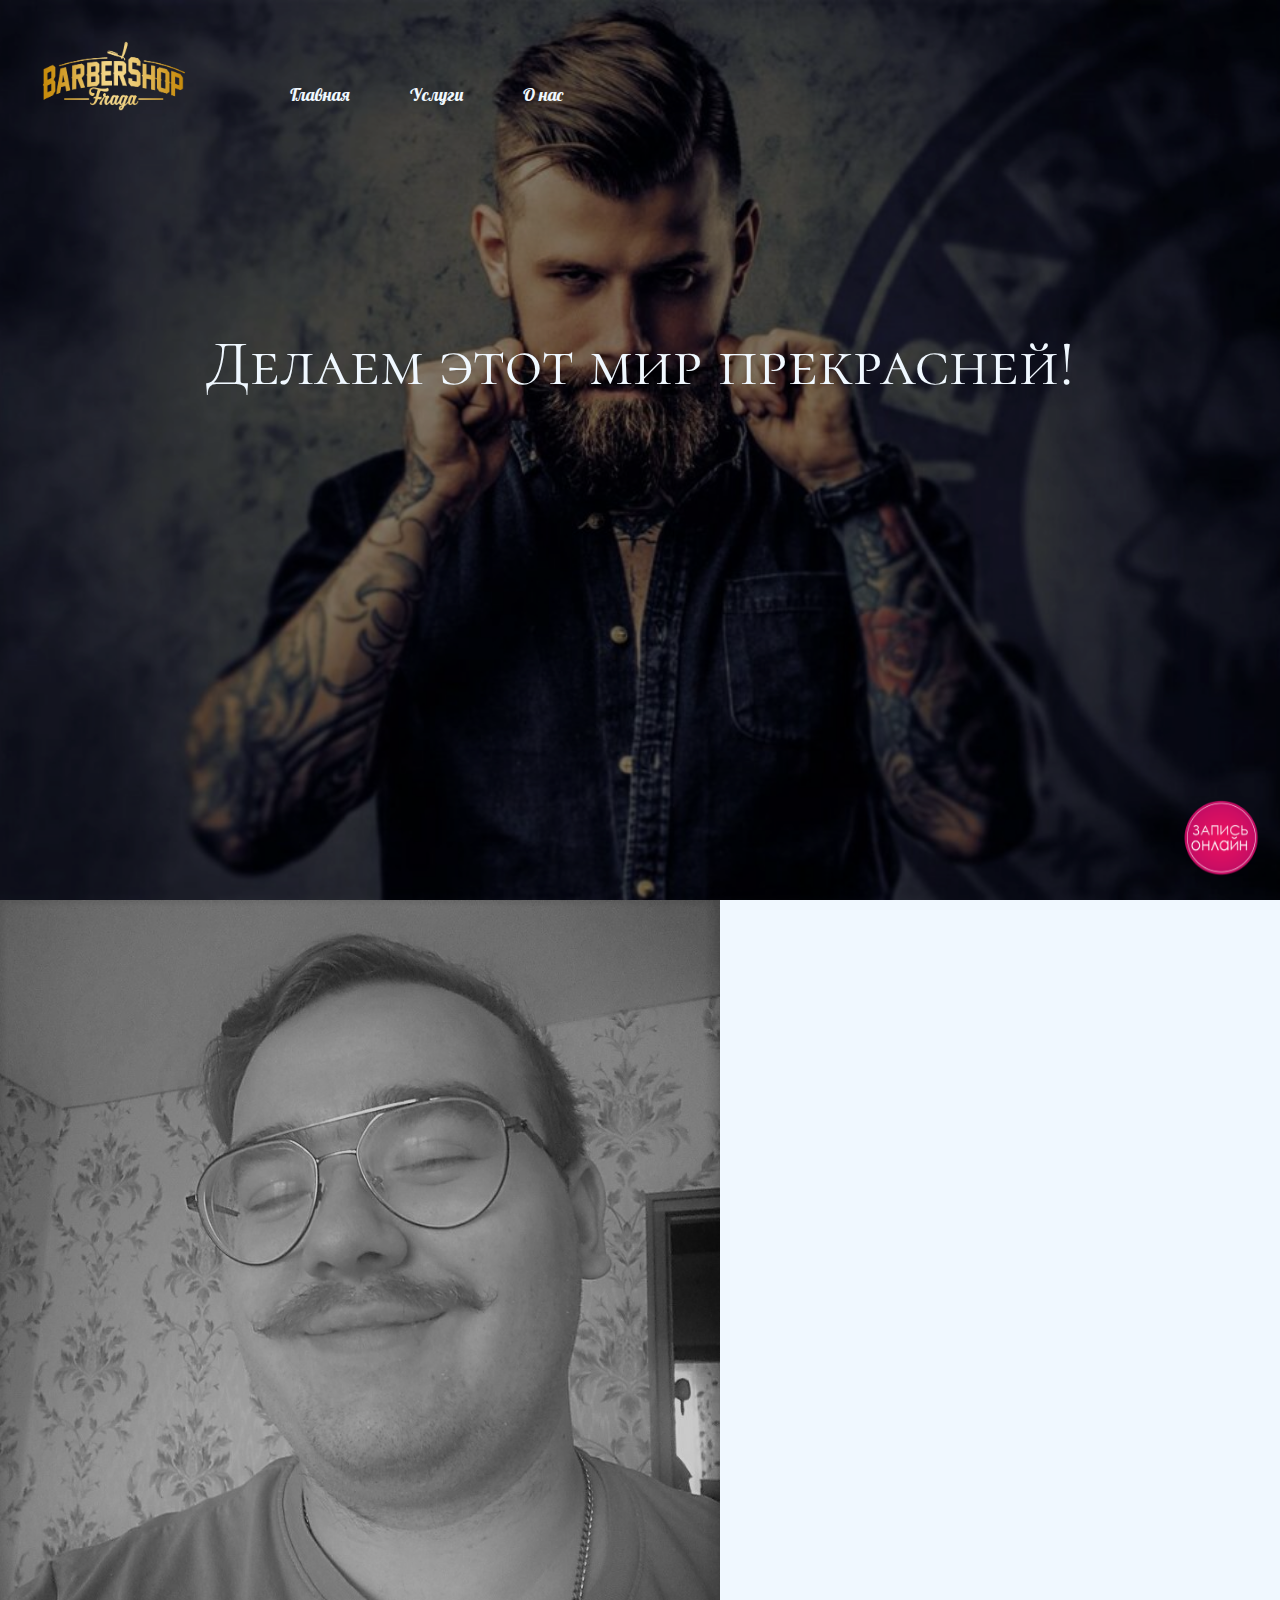
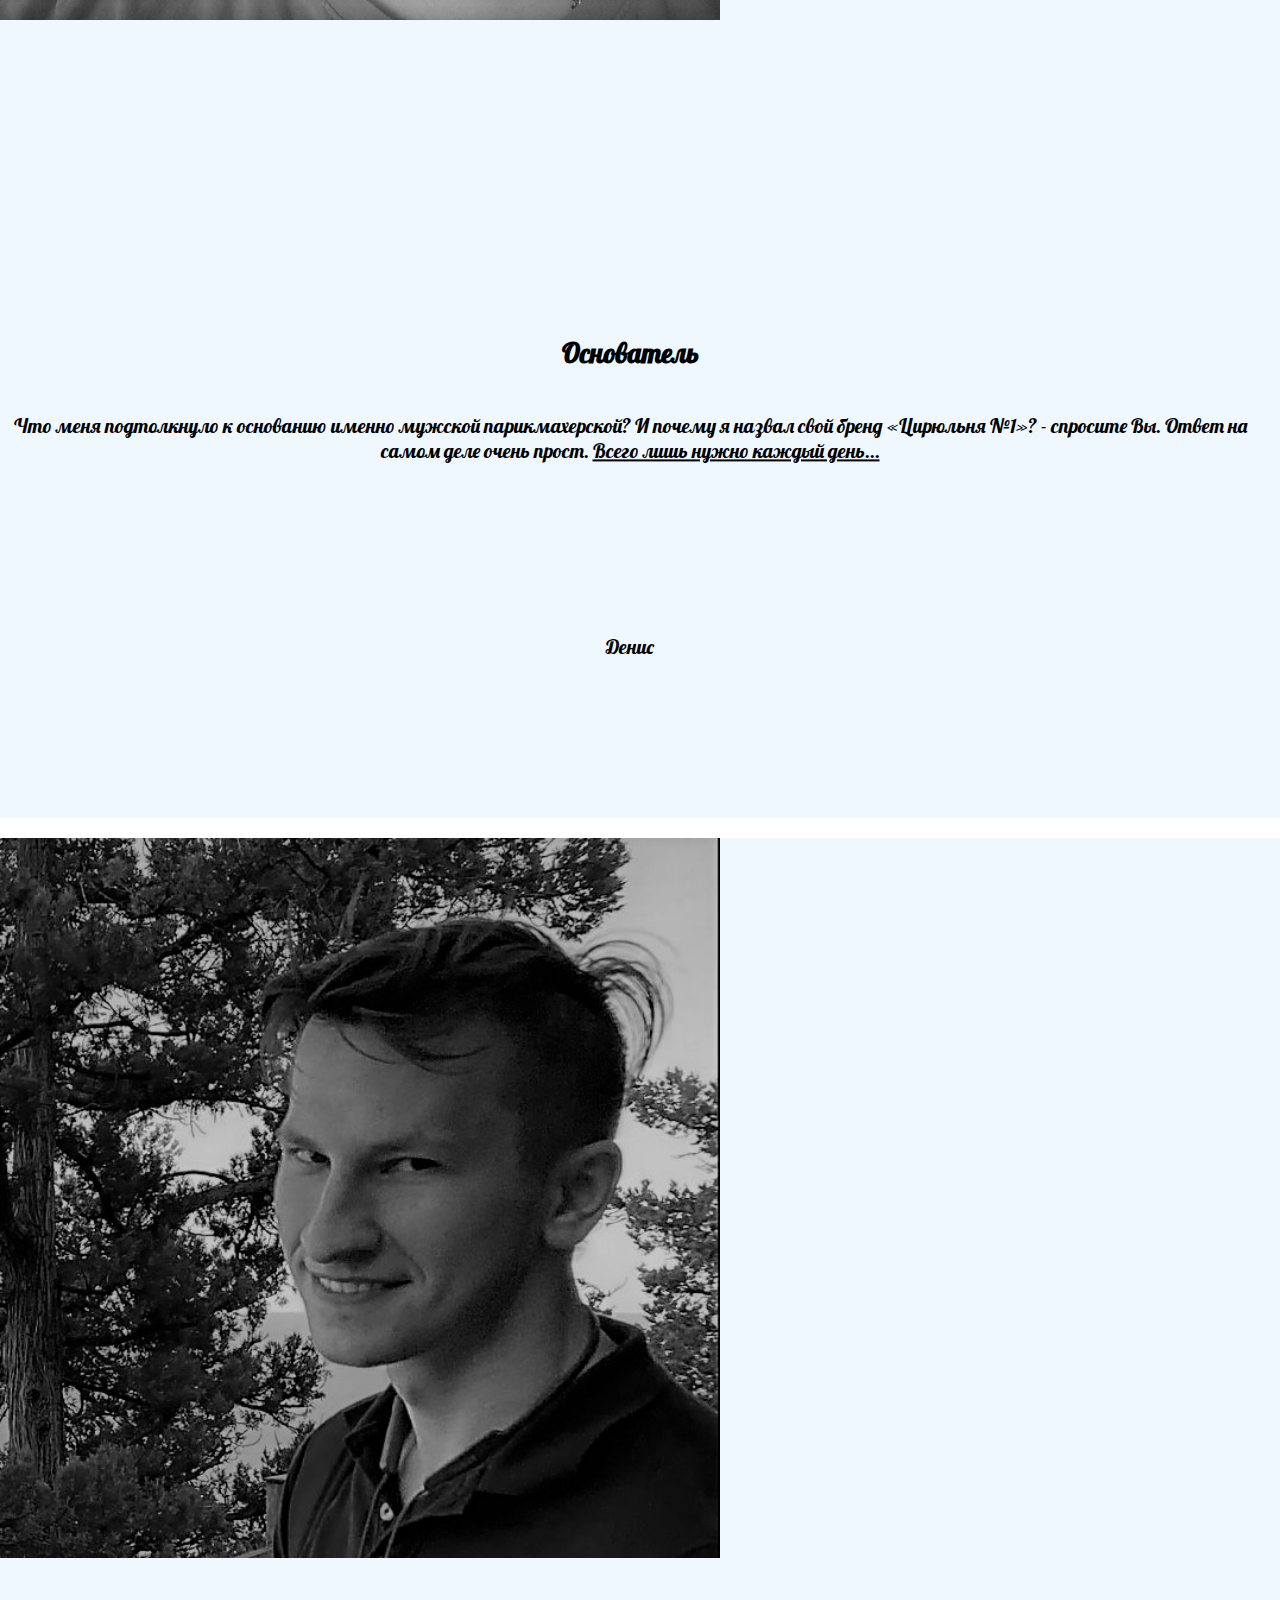
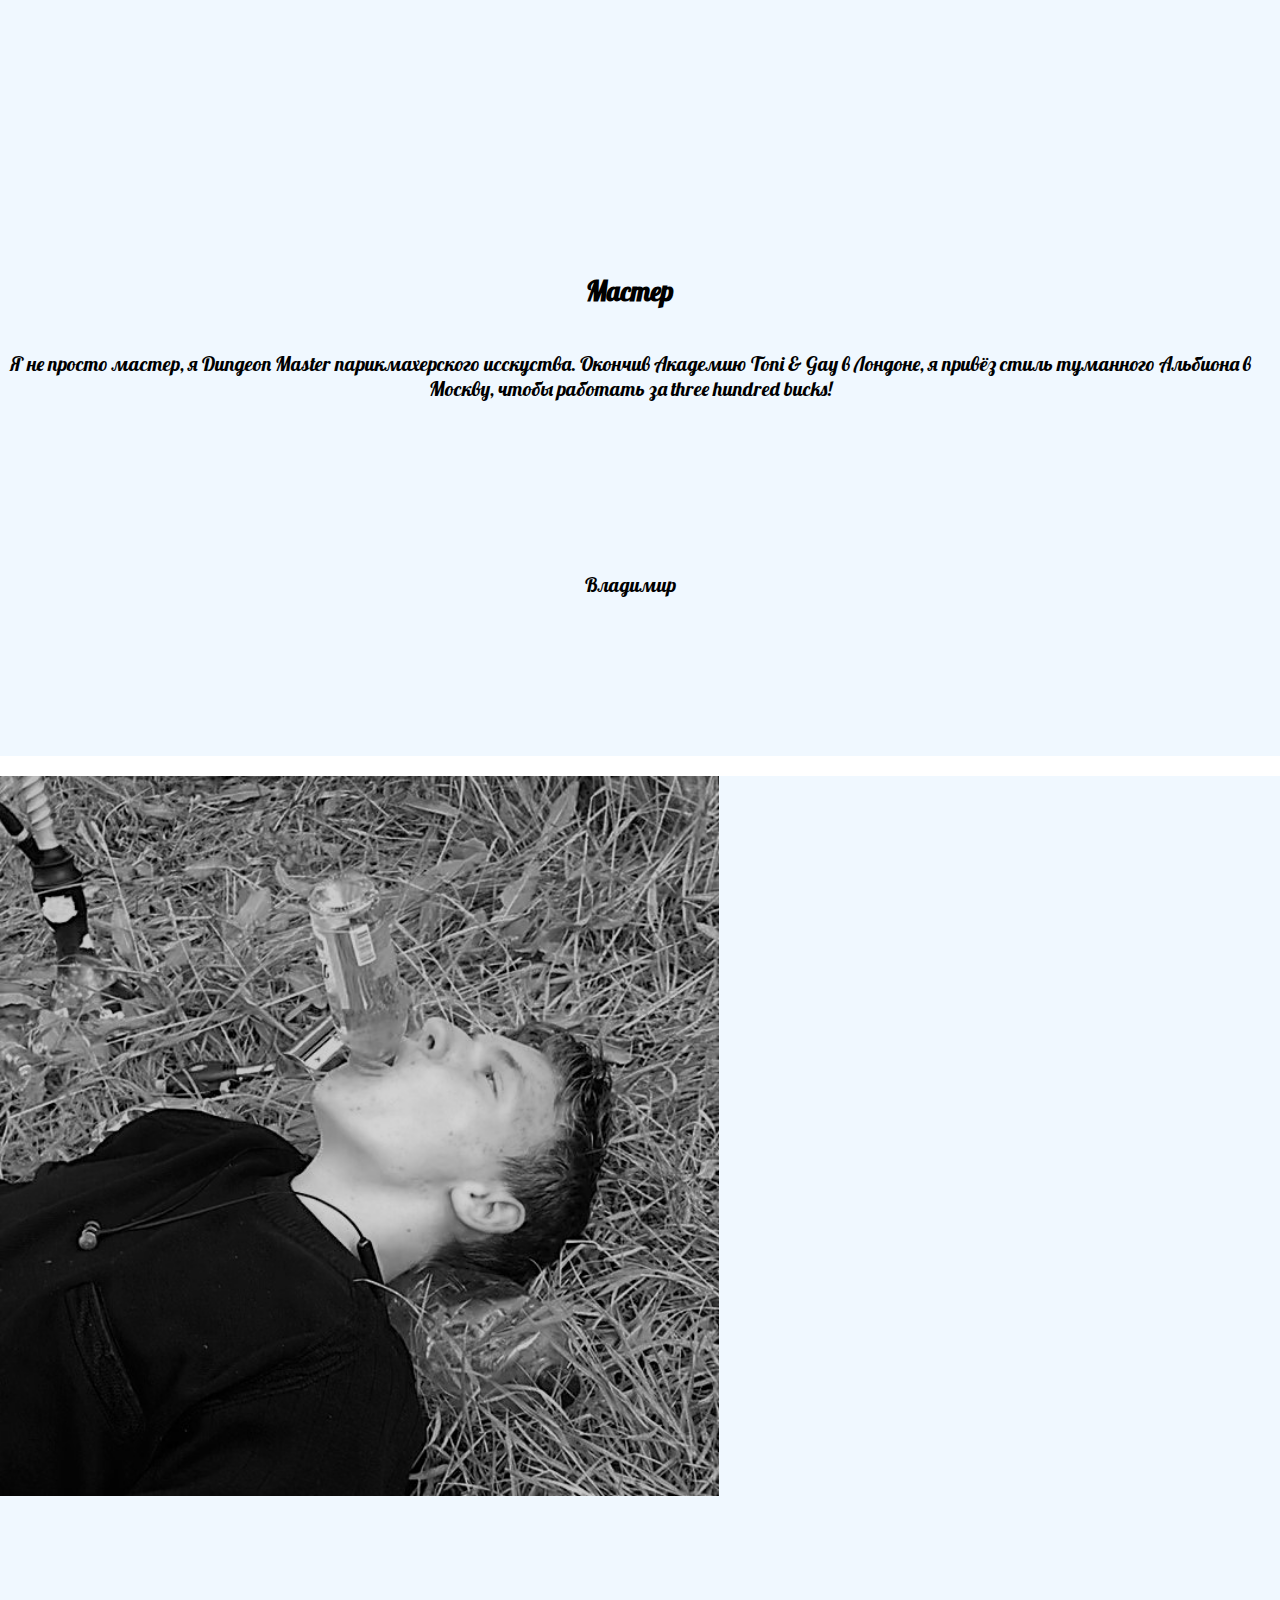
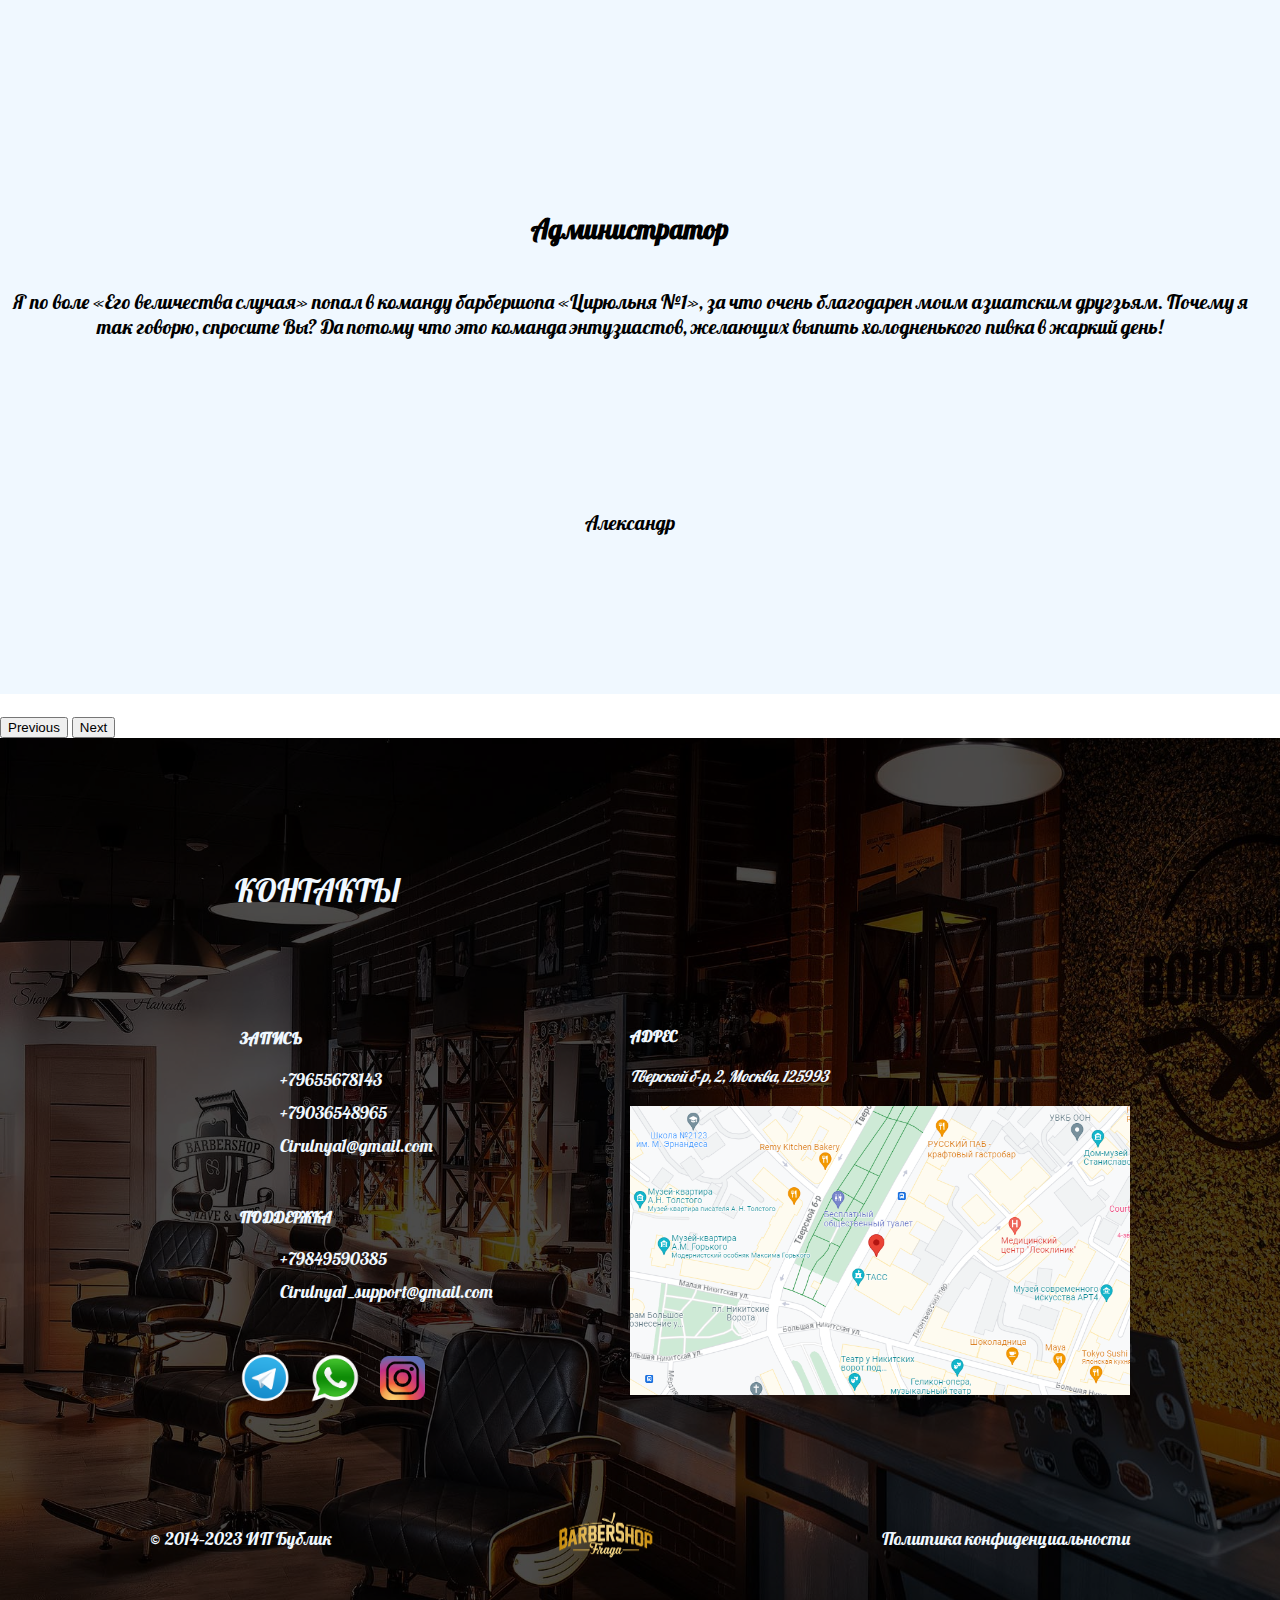
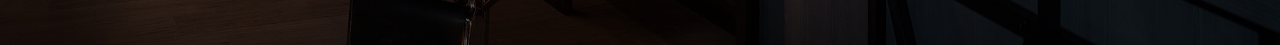
<file: O_nas.html>
<!DOCTYPE html>
<html lang="en">

<head>
    <meta charset="UTF-8">
    <meta name="viewport" content="width=device-width, initial-scale=1.0">
    <title>Цирюльня №1</title>
    <link rel="shortcut icon" href="source/images/icons8-имперские-усы-40.png" />
    <link href="https://cdn.jsdelivr.net/npm/bootstrap@5.0.2/dist/css/bootstrap.min.css" rel="stylesheet"
        integrity="sha384-EVSTQN3/azprG1Anm3QDgpJLIm9Nao0Yz1ztcQTwFspd3yD65VohhpuuCOmLASjC" crossorigin="anonymous">
    <link rel="preconnect" href="https://fonts.googleapis.com">
    <link rel="preconnect" href="https://fonts.gstatic.com" crossorigin>
    <link href="https://fonts.googleapis.com/css2?family=Cormorant+Unicase&display=swap" rel="stylesheet">
    <link rel="preconnect" href="https://fonts.googleapis.com">
    <link rel="preconnect" href="https://fonts.gstatic.com" crossorigin>
    <link href="https://fonts.googleapis.com/css2?family=Lobster&display=swap" rel="stylesheet">
    <link rel="stylesheet" href="source/style/O_nas.css">
    <link rel="preconnect" href="https://fonts.googleapis.com">

<link rel="preconnect" href="https://fonts.gstatic.com" crossorigin>
<link href="https://fonts.googleapis.com/css2?family=Roboto:wght@300&display=swap" rel="stylesheet">

<link rel="preconnect" href="https://fonts.googleapis.com">
<link rel="preconnect" href="https://fonts.gstatic.com" crossorigin>
<link href="https://fonts.googleapis.com/css2?family=Oswald:wght@500&display=swap" rel="stylesheet">


<link rel="preconnect" href="https://fonts.googleapis.com">
<link rel="preconnect" href="https://fonts.gstatic.com" crossorigin>
<link href="https://fonts.googleapis.com/css2?family=Playfair+Display:ital,wght@1,500&display=swap" rel="stylesheet">


<link rel="preconnect" href="https://fonts.googleapis.com">
<link rel="preconnect" href="https://fonts.gstatic.com" crossorigin>
<link href="https://fonts.googleapis.com/css2?family=Raleway:wght@500&display=swap" rel="stylesheet">
</head>

<body>
    <a class="add_palitra" href="#" id="popup_open"><img class="img-anim" style="width: 80px;" title="Кнопка палитра"
            src="source/images/220520271-image_-8.png" alt="buttons" /></a>


    <div class="header">
        <div class="container-header">
            <nav class="nav">
                <a href="index.html"><img style="width: 150px;" src="source/images/logo.png" alt=""></a>
                <ul class="menu">
                    <li class="menu-item">
                        <a class="menu-link" href="index.html">Главная</a>
                    </li>
                    <li class="menu-item">
                        <a class="menu-link" href="Uslugi.html">Услуги</a>
                    </li>
                    <li class="menu-item">
                        <a class="menu-link" href="O_nas.html">О нас</a>
                    </li>
                </ul>
            </nav>
        </div>
    </div>
    <main class="main">
        <section class="nach">
            <div class="nachicont">
                <div class="container">
                    <div class="nach_inner">
                        <p>Делаем
                            этот мир прекрасней!</p>
                    </div>
                </div>
            </div>
        </section>
    </main>




    <div class="popup" id="Popup">
        <div class="popup_cont" id="popupCont">
            <div class="popup_body" id="popupBody">
                <p>Онлайн-запись</p>
                <div class="inbox">
                    <input class="input_box" type="text" placeholder="Как вас зовут?">
                </div>
                <div class="inbox">
                    <input class="input_box" type="text" placeholder="Телефон">
                </div>
                <div class="inbox">
                    <input class="input_box" type="date" placeholder="Дата">
                </div>
                <div class="in_but">
                    <button class="input_button" id="zapis">Записаться</button>
                </div>
                
                <div class="popup_close" id="close_pop">
                    <p>&#10006</p>
                </div>
            </div>
        </div>
    </div>



    <section class="Ananas">
        <div class="cont_ananas">
            <div id="carouselExampleFade" class="carousel slide carousel-fade" data-bs-ride="carousel">
                <div class="carousel-inner">
                  <div class="carousel-item active">
                    <div class="d-block w-100">
                        <div class="row">
                            <div class="col-lg-6 col-md-6">
                                <img style="height: 80vh;" src="source/images/glava.jpg" class="d-block w-100" alt="...">
                            </div>
                            <div class="col-lg-6 col-md-6">
                                <div class="napolnenie">
                                    <h2>Основатель</h2>
                                    <p>Что меня подтолкнуло к основанию именно мужской
                                        парикмахерской? И почему я назвал свой бренд «Цирюльня №1»? -
                                        спросите Вы. Ответ на самом деле очень прост. <a href="https://www.youtube.com/watch?v=JePEUAcxD2I&t=93s"> Всего лишь нужно каждый день...</a></p>
                                    <p class="name">Денис</p>
                                </div>
                            </div>
                        </div>
                    </div>
                  </div>
                  <div class="carousel-item">
                    <div class="d-block w-100">
                        <div class="row">
                            <div class="col-lg-6 col-md-6">
                                <img style="height: 80vh;" src="source/images/master.jpg" class="d-block w-100" alt="...">
                            </div>
                            <div class="col-lg-6 col-md-6">
                                <div class="napolnenie">
                                    <h2>Мастер</h2>
                                    <p>Я не просто мастер, я Dungeon Master парикмахерского исскуства. Окончив Академию Toni & Gay в Лондоне, я
                                        привёз стиль туманного Альбиона в Москву, чтобы работать за three hundred bucks!</p>
                                        <p class="name">Владимир</p>
                                </div>
                            </div>
                        </div>
                    </div>
                  </div>
                  <div class="carousel-item">
                    <div class="d-block w-100">
                        <div class="row">
                            <div class="col-lg-6 col-md-6">
                                <img style="height: 80vh;" src="source/images/DgYaIPBZkhg.jpg" class="d-block w-100" alt="...">
                            </div>
                            <div class="col-lg-6 col-md-6">
                                <div class="napolnenie">
                                    <h2>Администратор</h2>
                                    <p>Я по воле «Его величества случая» попал в команду
                                        барбершопа «Цирюльня №1», за что очень благодарен моим азиатским другзьям. Почему я так
                                        говорю, спросите Вы? Да потому что это команда энтузиастов,
                                        желающих выпить холодненького пивка в жаркий день!</p>
                                    <p class="name">Александр</p>
                                </div>
                            </div>
                        </div>
                    </div>
                  </div>
                </div>
                <button class="carousel-control-prev" type="button" data-bs-target="#carouselExampleFade" data-bs-slide="prev">
                  <span class="carousel-control-prev-icon" aria-hidden="true"></span>
                  <span class="visually-hidden">Previous</span>
                </button>
                <button class="carousel-control-next" type="button" data-bs-target="#carouselExampleFade" data-bs-slide="next">
                  <span class="carousel-control-next-icon" aria-hidden="true"></span>
                  <span class="visually-hidden">Next</span>
                </button>
              </div>
        </div>
    </section>





    <footer class="footer">
        <section class="container-footer">
            <div class="zatemnen">
                <h3 class="footer_title">
                    Контакты
                </h3>
                <div class="footer_top">
                    <ul class="footer_info">
                        <li class="footer-info-item">
                            <dl>
                                <dt>Запись</dt>
                                <dd>+79655678143</dd>
                                <dd>+79036548965</dd>
                                <dd>Cirulnya1@gmail.com</dd>
                            </dl>
                        </li>
                        <li class="footer-info-item">
                            <dl>
                                <dt>Поддержка</dt>
                                <dd>+79849590385</dd>
                                <dd>Cirulnya1_support@gmail.com</dd>
                            </dl>
                        </li>
                        <li class="footer-info-item">
                            <ul class="social-list">
                                <li class="social-item">
                                    <a href="" class="social-link">
                                        <img style="width: 50px;" src="source/images/telega.png" alt="">
                                    </a>
                                </li>
                                <li class="social-item">
                                    <a href="" class="social-link">
                                        <img style="width: 50px;" src="source/images/whatsup.png" alt="">
                                    </a>
                                </li>
                                <li class="social-item">
                                    <a href="" class="social-link">
                                        <img style="width: 45px;" src="source/images/insta.png" alt="">
                                    </a>
                                </li>
                            </ul>
                        </li>
                    </ul>
                    <div class="footer_map">
                        <p class="footer_map-title">
                            Адрес
                        </p>
                        <address class="footer_map-text">
                            Тверской б-р, 2, Москва, 125993
                        </address>
                        <div id="map">
                            <img class="mapping" src="source/images/2023-08-04_15h53_48.png" alt="">
                        </div>
                    </div>
                </div>
                <div class="footer_bottom">
                    <a href="">© 2014–2023 ИП Бублик</a>
                    <a href=""><img style="width: 100px;" src="source/images/logo.png" alt=""></a>
                    <a href="">Политика конфиденциальности</a>
                </div>
            </div>
        </section>
    </footer>




    <script src="source/style/main.js"></script>
    <script src="https://cdn.jsdelivr.net/npm/bootstrap@5.0.2/dist/js/bootstrap.bundle.min.js"
        integrity="sha384-MrcW6ZMFYlzcLA8Nl+NtUVF0sA7MsXsP1UyJoMp4YLEuNSfAP+JcXn/tWtIaxVXM"
        crossorigin="anonymous"></script>
</body>

</html>
</file>
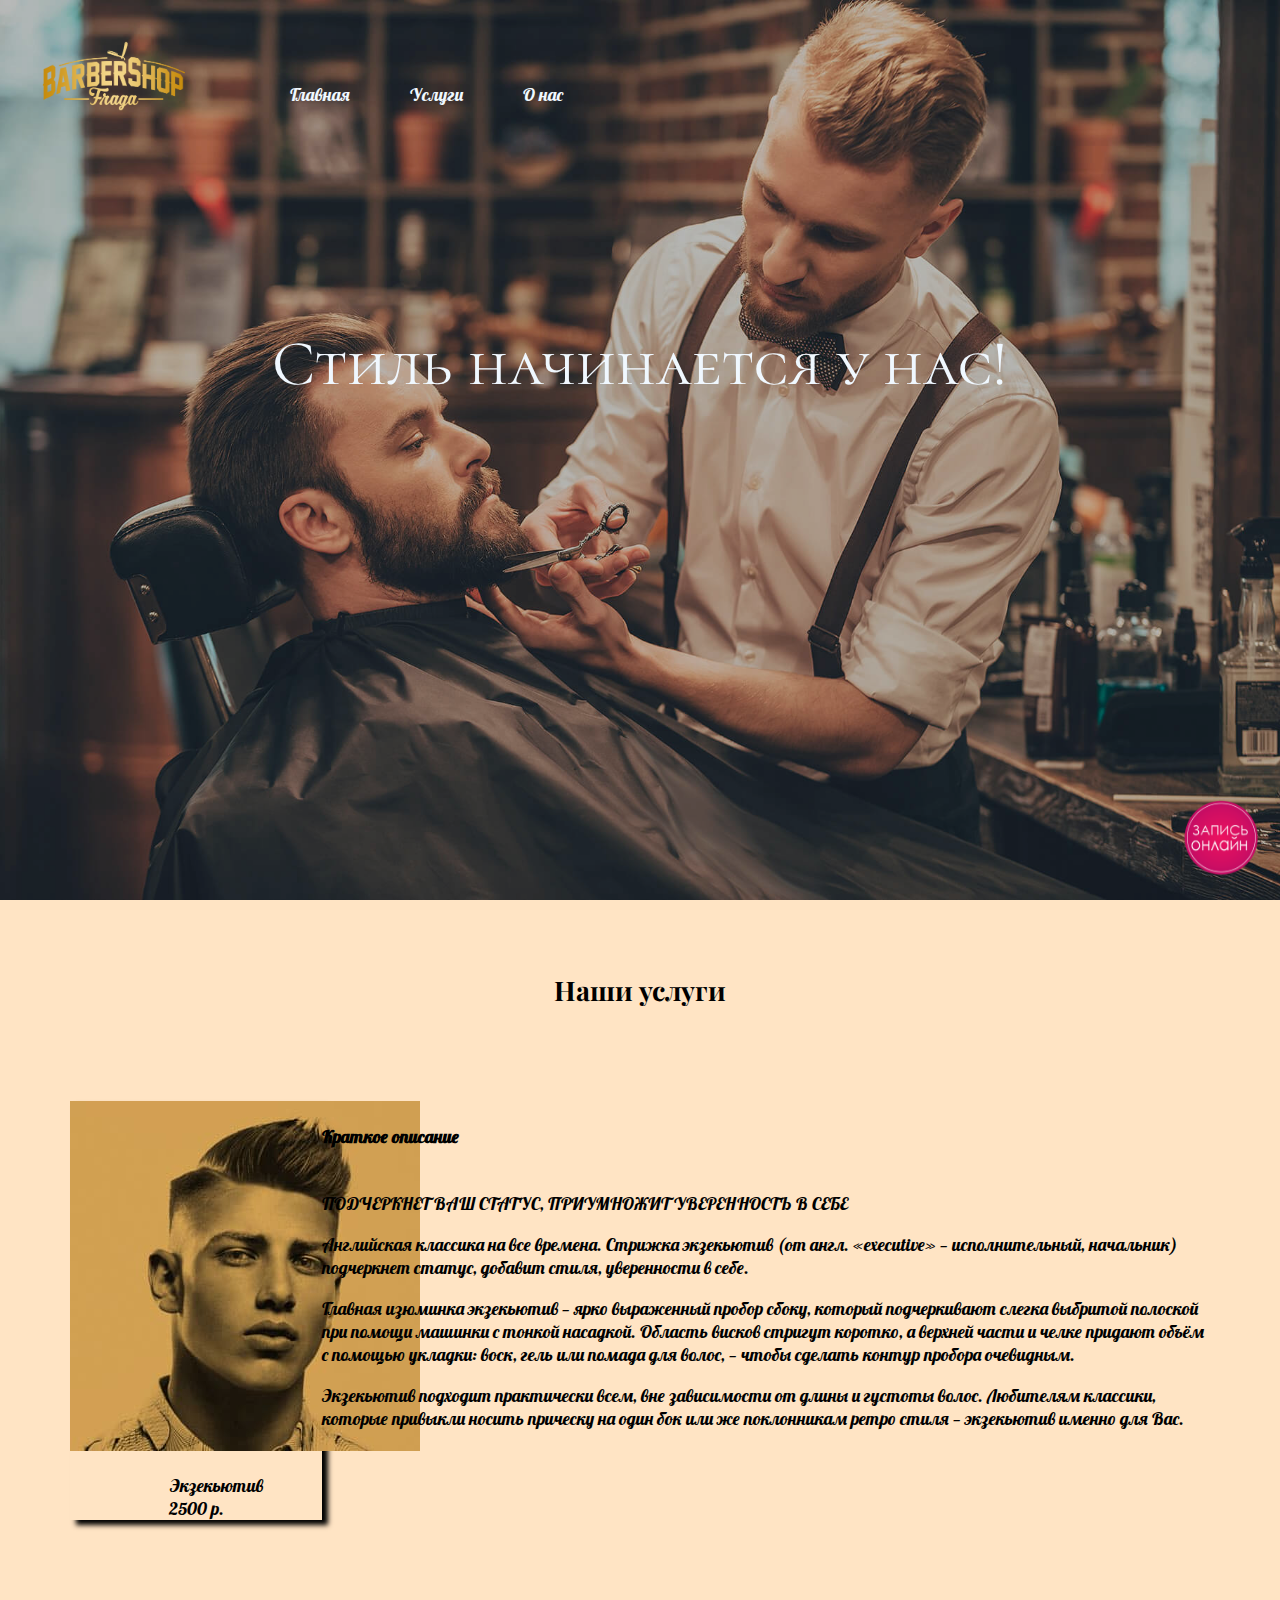
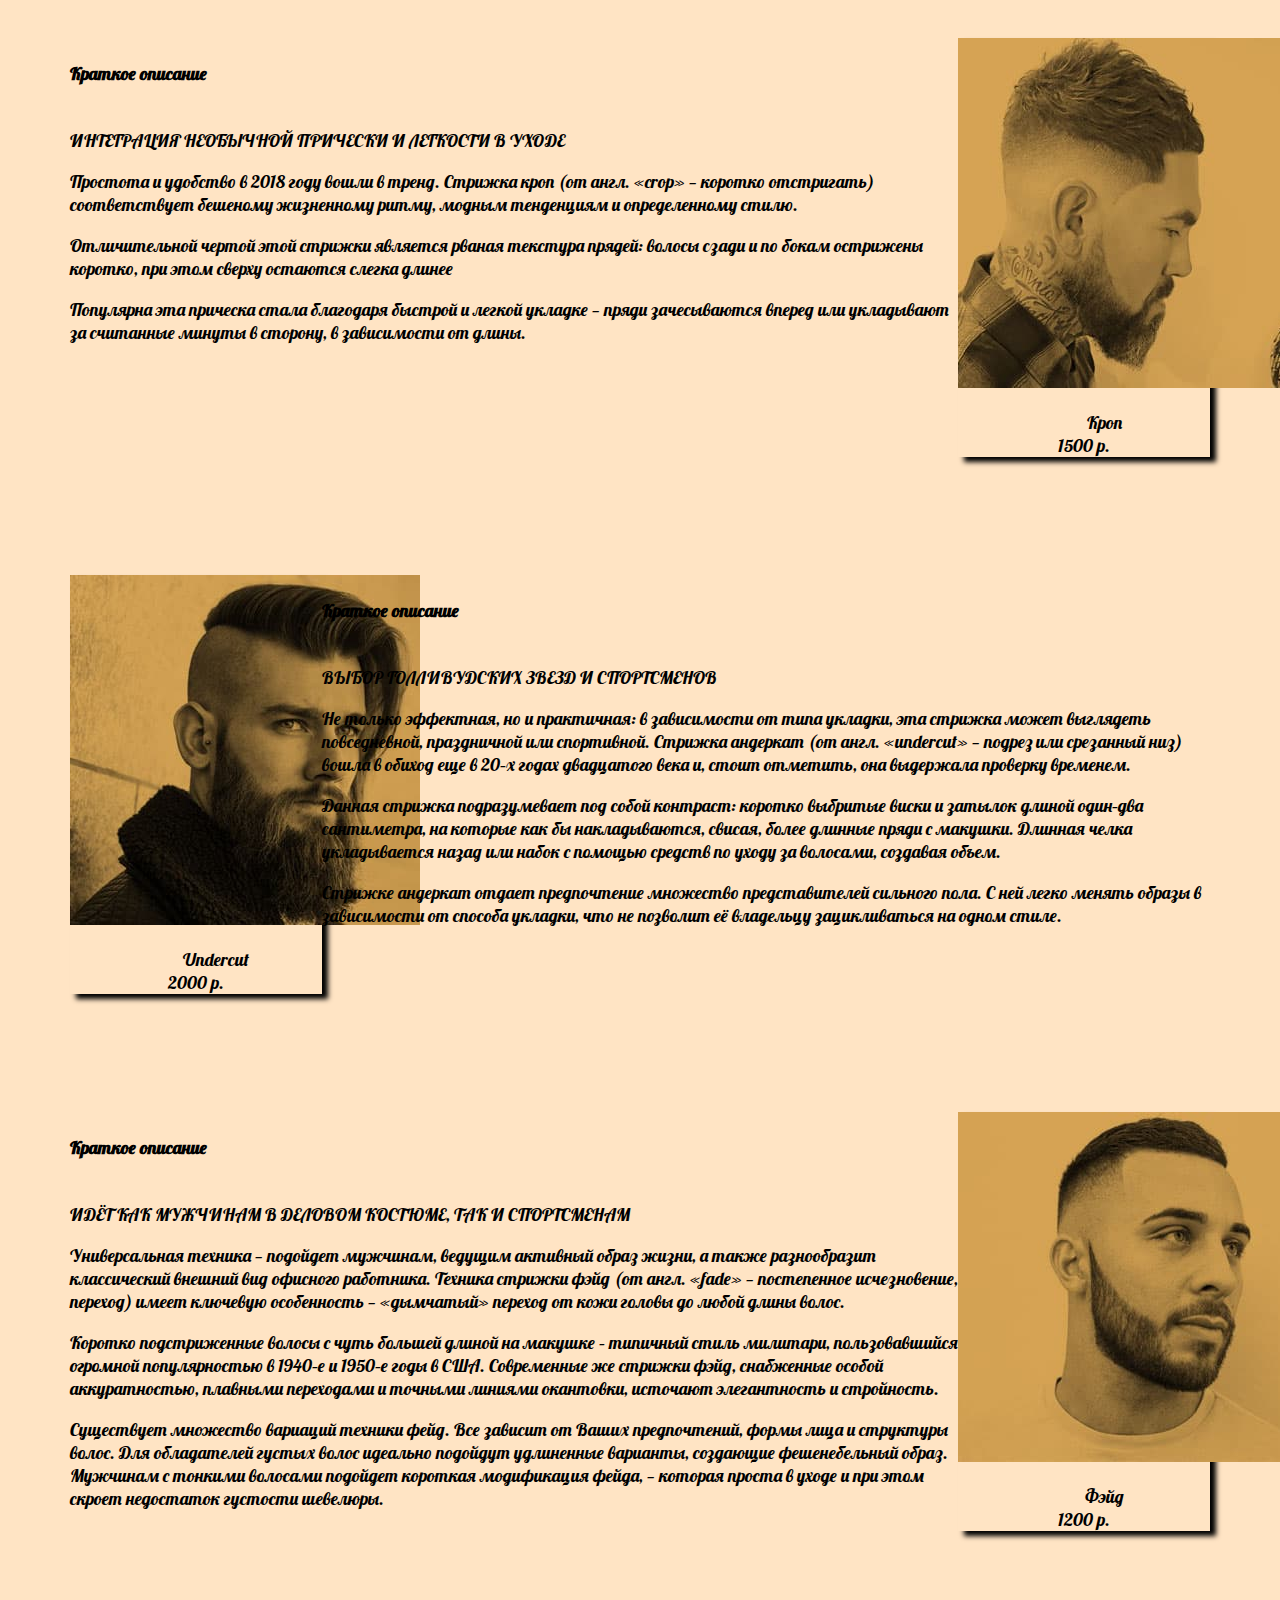
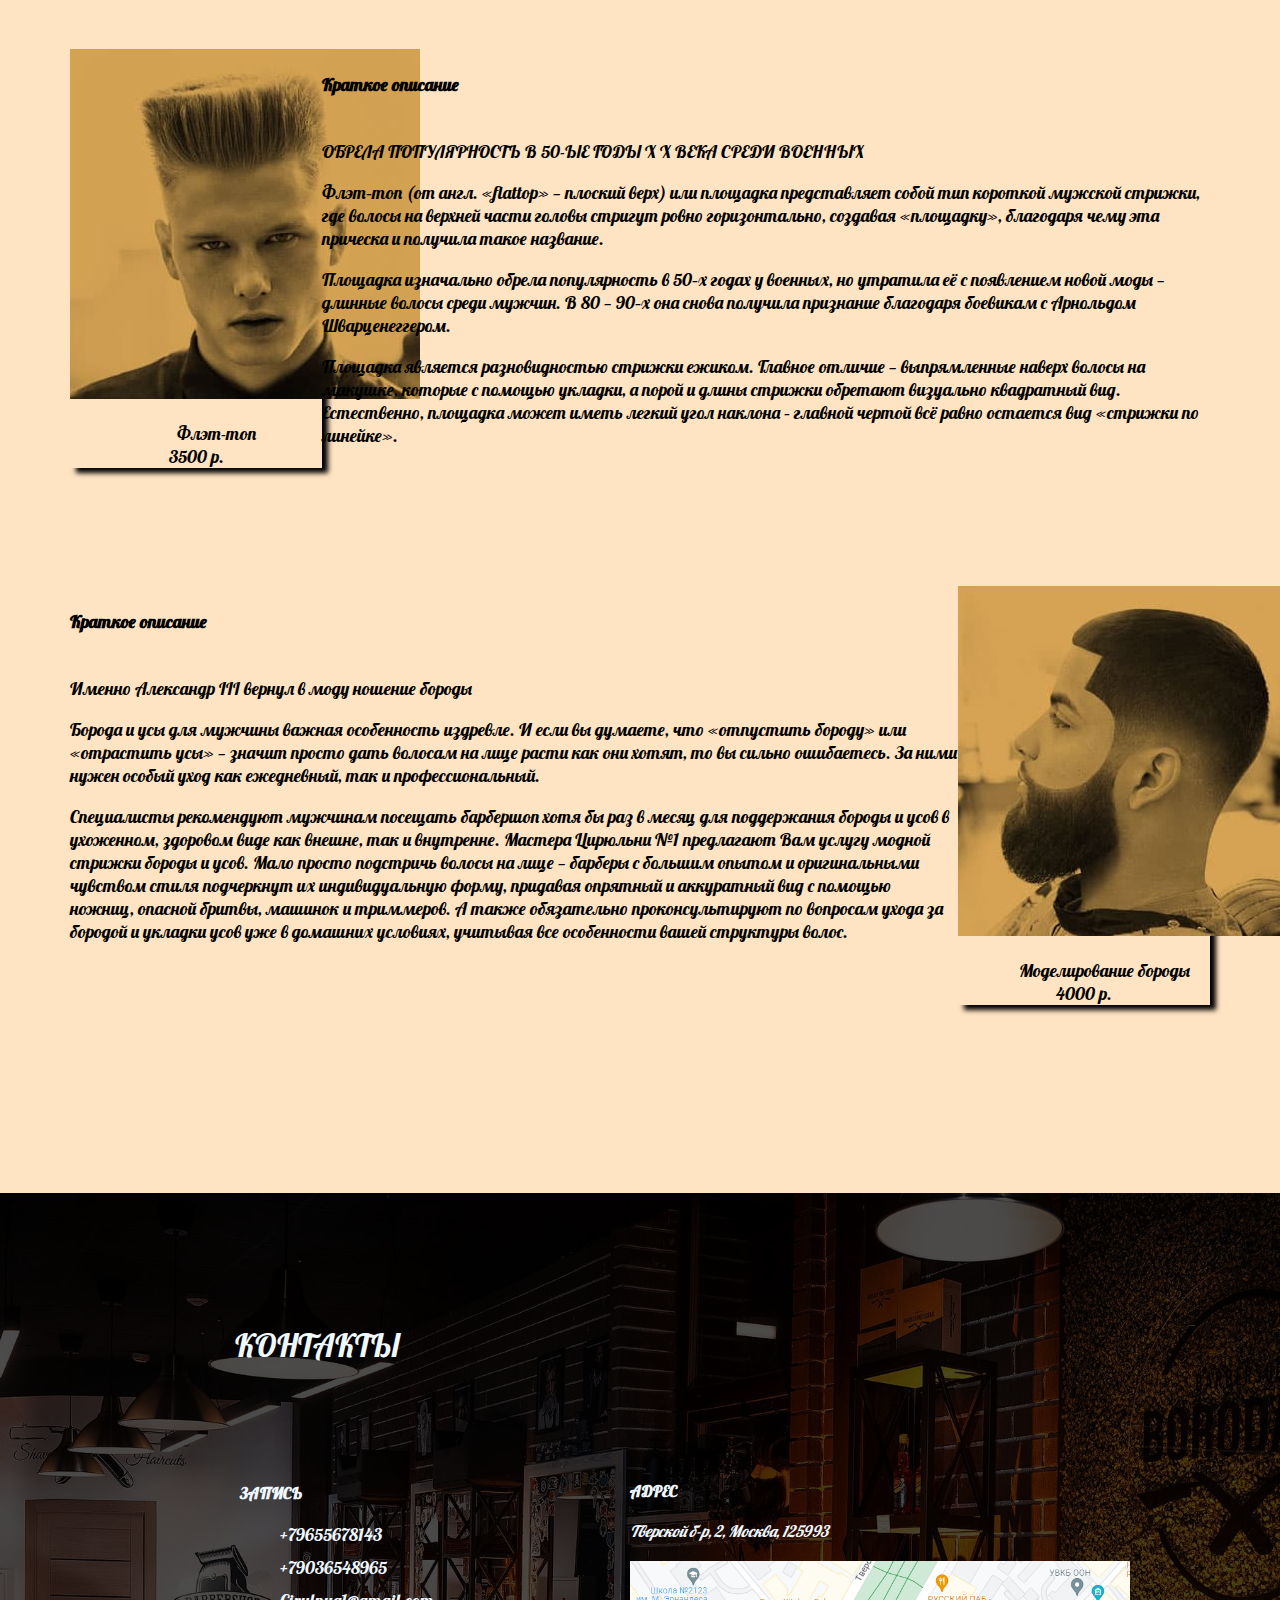
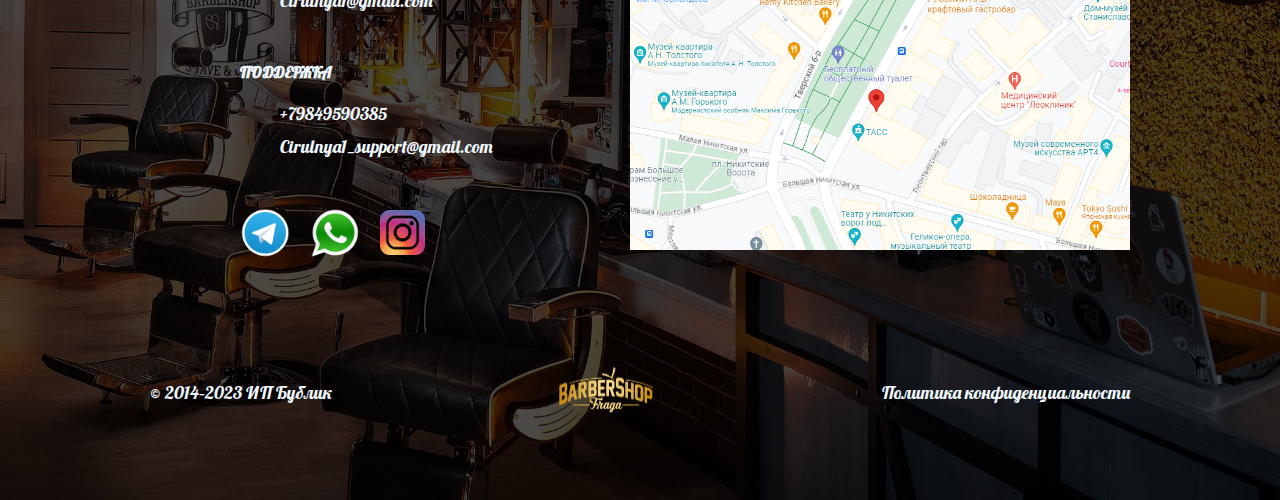
<file: Uslugi.html>
<!DOCTYPE html>
<html lang="en">

<head>
    <meta charset="UTF-8">
    <meta name="viewport" content="width=device-width, initial-scale=1.0">
    <title>Цирюльня №1</title>
    <link rel="shortcut icon" href="source/images/icons8-имперские-усы-40.png" />
    <link href="https://cdn.jsdelivr.net/npm/bootstrap@5.0.2/dist/css/bootstrap.min.css" rel="stylesheet"
        integrity="sha384-EVSTQN3/azprG1Anm3QDgpJLIm9Nao0Yz1ztcQTwFspd3yD65VohhpuuCOmLASjC" crossorigin="anonymous">
    <link rel="preconnect" href="https://fonts.googleapis.com">
    <link rel="preconnect" href="https://fonts.gstatic.com" crossorigin>
    <link href="https://fonts.googleapis.com/css2?family=Cormorant+Unicase&display=swap" rel="stylesheet">
    <link rel="preconnect" href="https://fonts.googleapis.com">
    <link rel="preconnect" href="https://fonts.gstatic.com" crossorigin>
    <link href="https://fonts.googleapis.com/css2?family=Lobster&display=swap" rel="stylesheet">
    <link rel="stylesheet" href="source/style/uslugi.css">
    <link rel="preconnect" href="https://fonts.googleapis.com">

    <link rel="preconnect" href="https://fonts.gstatic.com" crossorigin>
    <link href="https://fonts.googleapis.com/css2?family=Roboto:wght@300&display=swap" rel="stylesheet">

    <link rel="preconnect" href="https://fonts.googleapis.com">
    <link rel="preconnect" href="https://fonts.gstatic.com" crossorigin>
    <link href="https://fonts.googleapis.com/css2?family=Oswald:wght@500&display=swap" rel="stylesheet">


    <link rel="preconnect" href="https://fonts.googleapis.com">
    <link rel="preconnect" href="https://fonts.gstatic.com" crossorigin>
    <link href="https://fonts.googleapis.com/css2?family=Playfair+Display:ital,wght@1,500&display=swap"
        rel="stylesheet">


        <link rel="preconnect" href="https://fonts.googleapis.com">
        <link rel="preconnect" href="https://fonts.gstatic.com" crossorigin>
        <link href="https://fonts.googleapis.com/css2?family=Raleway:wght@500&display=swap" rel="stylesheet">
    </head>

<body>
    <a class="add_palitra" href="#" id="popup_open"><img class="img-anim" style="width: 80px;" title="Кнопка палитра"
            src="source/images/220520271-image_-8.png" alt="buttons" /></a>


    <div class="header">
        <div class="container-header">
            <nav class="nav">
                <a href="index.html"><img style="width: 150px;" src="source/images/logo.png" alt=""></a>
                <ul class="menu">
                    <li class="menu-item">
                        <a class="menu-link" href="index.html">Главная</a>
                    </li>
                    <li class="menu-item">
                        <a class="menu-link" href="Uslugi.html">Услуги</a>
                    </li>
                    <li class="menu-item">
                        <a class="menu-link" href="O_nas.html">О нас</a>
                    </li>
                </ul>
            </nav>
        </div>
    </div>
    <main class="main">
        <section class="nach">
            <div class="nachicont">
                <div class="container">
                    <div class="nach_inner">
                        <p>Стиль начинается у нас!</p>
                    </div>
                </div>
            </div>
        </section>
    </main>



    <section class="All_uslugi">
        <div class="text_all_uslug">
            <h2>
                Наши услуги
            </h2>
        </div>
        <div class="container_all_uslug">
            <div class="cont_one_uslugi">
                <div class="img_one_uslugi">
                    <div class="card" style="width: 14rem;">
                        <img src="source/images/executive2.jpg" class="card-img-top" alt="...">
                        <div class="card-body">
                            <dl>
                                <dd>Экзекьютив</dd>
                                <dt>2500 р.</dt>
                            </dl>
                        </div>
                    </div>
                </div>
                <div class="opis_one_uslugi">
                    <h4>Краткое описание</h4>
                    <p>ПОДЧЕРКНЕТ ВАШ СТАТУС, ПРИУМНОЖИТ УВЕРЕННОСТЬ В СЕБЕ</p>

                    <p>Английская классика на все времена. Стрижка экзекьютив (от англ. «executive» — исполнительный,
                        начальник) подчеркнет статус, добавит стиля, уверенности в себе.</p>
                    <p>Главная изюминка экзекьютив — ярко выраженный пробор сбоку, который подчеркивают слегка выбритой
                        полоской при помощи машинки с тонкой насадкой. Область висков стригут коротко, а верхней части и
                        челке придают объём с помощью укладки: воск, гель или помада для волос, — чтобы сделать контур
                        пробора очевидным.</p>
                    <p>Экзекьютив подходит практически всем, вне зависимости от длины и густоты волос. Любителям
                        классики, которые привыкли носить прическу на один бок или же поклонникам ретро стиля —
                        экзекьютив именно для Вас.</p>
                </div>
            </div>
            <div class="cont_one_uslugi">
                <div class="opis_one_uslugi">
                    <h4>Краткое описание</h4>
                    <p>ИНТЕГРАЦИЯ НЕОБЫЧНОЙ ПРИЧЕСКИ И ЛЕГКОСТИ В УХОДЕ</p>

                    <p>Простота и удобство в 2018 году вошли в тренд. Стрижка кроп (от англ. «сrop» — коротко
                        отстригать) соответствует бешеному жизненному ритму, модным тенденциям и определенному стилю.
                    </p>
                    <p>Отличительной чертой этой стрижки является рваная текстура прядей: волосы сзади и по бокам
                        острижены коротко, при этом сверху остаются слегка длинее</p>
                    <p>Популярна эта прическа стала благодаря быстрой и легкой укладке — пряди зачесываются вперед или
                        укладывают за считанные минуты в сторону, в зависимости от длины.</p>
                </div>
                <div class="img_one_uslugi">
                    <div class="card" style="width: 14rem;">
                        <img src="source/images/crop2.jpg" class="card-img-top" alt="...">
                        <div class="card-body">
                            <dl>
                                <dd>Кроп</dd>
                                <dt>1500 р.</dt>
                            </dl>
                        </div>
                    </div>
                </div>
            </div>
            <div class="cont_one_uslugi">
                <div class="img_one_uslugi">
                    <div class="card" style="width: 14rem;">
                        <img src="source/images/undercut4.jpg" class="card-img-top" alt="...">
                        <div class="card-body">
                            <dl>
                                <dd>Undercut</dd>
                                <dt>2000 р.</dt>
                            </dl>
                        </div>
                    </div>
                </div>
                <div class="opis_one_uslugi">
                    <h4>Краткое описание</h4>
                    <p>ВЫБОР ГОЛЛИВУДСКИХ ЗВЕЗД И СПОРТСМЕНОВ</p>

                    <p>Не только эффектная, но и практичная: в зависимости от типа укладки, эта стрижка может выглядеть
                        повседневной, праздничной или спортивной. Стрижка андеркат (от англ. «undercut» — подрез или
                        срезанный низ) вошла в обиход еще в 20–х годах двадцатого века и, стоит отметить, она выдержала
                        проверку временем.</p>
                    <p>Данная стрижка подразумевает под собой контраст: коротко выбритые виски и затылок длиной один–два
                        сантиметра, на которые как бы накладываются, свисая, более длинные пряди с макушки. Длинная
                        челка укладывается назад или набок с помощью средств по уходу за волосами, создавая объем.</p>
                    <p>Стрижке андеркат отдает предпочтение множество представителей сильного пола. С ней легко менять
                        образы в зависимости от способа укладки, что не позволит её владельцу зацикливаться на одном
                        стиле.</p>
                </div>
            </div>
            <div class="cont_one_uslugi">
                <div class="opis_one_uslugi">
                    <h4>Краткое описание</h4>
                    <p>ИДЁТ КАК МУЖЧИНАМ В ДЕЛОВОМ КОСТЮМЕ, ТАК И СПОРТСМЕНАМ</p>

                    <p>Универсальная техника — подойдет мужчинам, ведущим активный образ жизни, а также разнообразит
                        классический внешний вид офисного работника. Техника стрижки фэйд (от англ. «fade» — постепенное
                        исчезновение, переход) имеет ключевую особенность — «дымчатый» переход от кожи головы до любой
                        длины волос.</p>
                    <p>Коротко подстриженные волосы с чуть большей длиной на макушке – типичный стиль милитари,
                        пользовавшийся огромной популярностью в 1940–е и 1950–е годы в США. Современные же стрижки фэйд,
                        снабженные особой аккуратностью, плавными переходами и точными линиями окантовки, источают
                        элегантность и стройность.</p>
                    <p>Существует множество вариаций техники фейд. Все зависит от Ваших предпочтений, формы лица и
                        структуры волос. Для обладателей густых волос идеально подойдут удлиненные варианты, создающие
                        фешенебельный образ. Мужчинам с тонкими волосами подойдет короткая модификация фейда, — которая
                        проста в уходе и при этом скроет недостаток густости шевелюры.</p>
                </div>
                <div class="img_one_uslugi">
                    <div class="card" style="width: 14rem;">
                        <img src="source/images/fade2.jpg" class="card-img-top" alt="...">
                        <div class="card-body">
                            <dl>
                                <dd>Фэйд</dd>
                                <dt>1200 р.</dt>
                            </dl>
                        </div>
                    </div>
                </div>
            </div>
            <div class="cont_one_uslugi">
                <div class="img_one_uslugi">
                    <div class="card" style="width: 14rem;">
                        <img src="source/images/flat-top4.jpg" class="card-img-top" alt="...">
                        <div class="card-body">
                            <dl>
                                <dd>Флэт-топ</dd>
                                <dt>3500 р.</dt>
                            </dl>
                        </div>
                    </div>
                </div>
                <div class="opis_one_uslugi">
                    <h4>Краткое описание</h4>
                    <p>ОБРЕЛА ПОПУЛЯРНОСТЬ В 50-ЫЕ ГОДЫ X X ВЕКА СРЕДИ ВОЕННЫХ</p>

                    <p>Флэт–топ (от англ. «flattop» — плоский верх) или площадка представляет собой тип короткой мужской
                        стрижки, где волосы на верхней части головы стригут ровно горизонтально, создавая «площадку»,
                        благодаря чему эта прическа и получила такое название.</p>
                    <p>Площадка изначально обрела популярность в 50–х годах у военных, но утратила её с появлением новой
                        моды — длинные волосы среди мужчин. В 80 — 90–х она снова получила признание благодаря боевикам
                        с Арнольдом Шварценеггером.</p>
                    <p>Площадка является разновидностью стрижки ежиком. Главное отличие — выпрямленные наверх волосы на
                        макушке, которые с помощью укладки, а порой и длины стрижки обретают визуально квадратный вид.
                        Естественно, площадка может иметь легкий угол наклона – главной чертой всё равно остается вид
                        «стрижки по линейке».</p>
                </div>
            </div>
            <div class="cont_one_uslugi">
                <div class="opis_one_uslugi">
                    <h4>Краткое описание</h4>
                    <p>Именно Александр III вернул в моду ношение бороды</p>

                    <p>Борода и усы для мужчины важная особенность издревле. И если вы думаете, что «отпустить бороду»
                        или «отрастить усы» — значит просто дать волосам на лице расти как они хотят, то вы сильно
                        ошибаетесь. За ними нужен особый уход как ежедневный, так и профессиональный.</p>
                    <p>Специалисты рекомендуют мужчинам посещать барбершоп хотя бы раз в месяц для поддержания бороды и
                        усов в ухоженном, здоровом виде как внешне, так и внутренне. Мастера Цирюльни №1 предлагают Вам
                        услугу модной стрижки бороды и усов. Мало просто подстричь волосы на лице — барберы с большим
                        опытом и оригинальными чувством стиля подчеркнут их индивидуальную форму, придавая опрятный и
                        аккуратный вид с помощью ножниц, опасной бритвы, машинок и триммеров. А также обязательно
                        проконсультируют по вопросам ухода за бородой и укладки усов уже в домашних условиях, учитывая
                        все особенности вашей структуры волос.</p>
                </div>
                <div class="img_one_uslugi">
                    <div class="card" style="width: 14rem;">
                        <img src="source/images/fade4.jpg" class="card-img-top" alt="...">
                        <div class="card-body">
                            <dl>
                                <dd>Моделирование бороды</dd>
                                <dt>4000 р.</dt>
                            </dl>
                        </div>
                    </div>
                </div>
            </div>
        </div>
    </section>

    <div class="popup" id="Popup">
        <div class="popup_cont" id="popupCont">
            <div class="popup_body" id="popupBody">
                <p>Онлайн-запись</p>
                <div class="inbox">
                    <input class="input_box" type="text" placeholder="Как вас зовут?">
                </div>
                <div class="inbox">
                    <input class="input_box" type="text" placeholder="Телефон">
                </div>
                <div class="inbox">
                    <input class="input_box" type="date" placeholder="Дата">
                </div>
                <div class="in_but">
                    <button class="input_button" id="zapis">Записаться</button>
                </div>
                
                <div class="popup_close" id="close_pop">
                    <p>&#10006</p>
                </div>
            </div>
        </div>
    </div>


    <footer class="footer">
        <section class="container-footer">
            <div class="zatemnen">
                <h3 class="footer_title">
                    Контакты
                </h3>
                <div class="footer_top">
                    <ul class="footer_info">
                        <li class="footer-info-item">
                            <dl>
                                <dt>Запись</dt>
                                <dd>+79655678143</dd>
                                <dd>+79036548965</dd>
                                <dd>Cirulnya1@gmail.com</dd>
                            </dl>
                        </li>
                        <li class="footer-info-item">
                            <dl>
                                <dt>Поддержка</dt>
                                <dd>+79849590385</dd>
                                <dd>Cirulnya1_support@gmail.com</dd>
                            </dl>
                        </li>
                        <li class="footer-info-item">
                            <ul class="social-list">
                                <li class="social-item">
                                    <a href="" class="social-link">
                                        <img style="width: 50px;" src="source/images/telega.png" alt="">
                                    </a>
                                </li>
                                <li class="social-item">
                                    <a href="" class="social-link">
                                        <img style="width: 50px;" src="source/images/whatsup.png" alt="">
                                    </a>
                                </li>
                                <li class="social-item">
                                    <a href="" class="social-link">
                                        <img style="width: 45px;" src="source/images/insta.png" alt="">
                                    </a>
                                </li>
                            </ul>
                        </li>
                    </ul>
                    <div class="footer_map">
                        <p class="footer_map-title">
                            Адрес
                        </p>
                        <address class="footer_map-text">
                            Тверской б-р, 2, Москва, 125993
                        </address>
                        <div id="map">
                            <img class="mapping" src="source/images/2023-08-04_15h53_48.png" alt="">
                        </div>
                    </div>
                </div>
                <div class="footer_bottom">
                    <a href="">© 2014–2023 ИП Бублик</a>
                    <a href=""><img style="width: 100px;" src="source/images/logo.png" alt=""></a>
                    <a href="">Политика конфиденциальности</a>
                </div>
            </div>
        </section>
    </footer>

    <script src="source/style/main.js"></script>
    <script src="https://cdn.jsdelivr.net/npm/bootstrap@5.0.2/dist/js/bootstrap.bundle.min.js"
        integrity="sha384-MrcW6ZMFYlzcLA8Nl+NtUVF0sA7MsXsP1UyJoMp4YLEuNSfAP+JcXn/tWtIaxVXM"
        crossorigin="anonymous"></script>
</body>

</html>
</file>
<file: source/style/O_nas.css>
html{
    box-sizing: border-box;
    font-size: 18px;
}

*,
*::before,
*::after{
    box-sizing: inherit;
}

body{
    font-family: 'Lobster', cursive;
    margin: 0;
    padding: 0;
}

.add_palitra {
    display: block;
    width: 80px;
    height: 80px;
    position: fixed;
    right: 20px;
    bottom: 20px;
    z-index: 99999;
}

li{
    list-style: none;
}
a{
    color: inherit;
    text-decoration: none;
}

.container-header{
    max-width: 1220px;
    padding: 0 10px;
    margin: 0 auto;
}

.header{
    padding-top: 40px ;
    position: absolute;
    right: 0;
    left: 0;
}

.nav{
    display: flex;

}

.menu{
    display: flex;
    gap: 0 60px;
    list-style-type: none;
    padding-top: 25px;
    padding-left: 100px;
    color: aliceblue;
}

.nach{
    background-image: url(../images/O_nas.jpg);
    background-repeat: no-repeat;
    background-size:cover;
    background-position: center;
}
.container{
    height: 100vh;
    right: 0;
    margin: 0px;
    padding: 0px;
    background-color: rgba(0, 0, 0, 0.253);
}

.nachicont{
    background-color: rgba(0, 0, 0, 0.253);
}

.image_o_nas{
    display: flex;
    justify-content: center;
    max-height: 400px;
    max-width: 300px;
    border-style: ridge;
    border-color: rgb(249, 210, 162);
    overflow: hidden;
    width: 1200px;
}

.image_o_nas img{
    height: 500px;
    object-fit: cover;
}

.Zagolovok{
    padding-bottom: 20px;
}

.Zagolovok1{
    padding-bottom: 30px;
    font-family: 'Roboto', sans-serif;
}

.Zagolovok2{
    padding-bottom: 35px;
    font-family: 'Roboto', sans-serif;
}

.nach_inner>p{
    font-family: 'Cormorant Unicase', serif;
    color: aliceblue;
    text-align: center;
    margin: 0;
    padding: 0;
    padding-top: 325px;
    font-size: 64px;
}


.container-footer{
    background-image: url(../images/EnisVhljSOE.jpg);
    background-repeat: no-repeat;
    background-size:cover;
    background-position: center;
    color: aliceblue;

}

.zatemnen{
    padding: 100px 150px 80px;
    background-color: rgba(0, 0, 0, 0.7);
}


.footer_title{
    text-transform: uppercase;
    font-size: 32px;
    font-weight: 300;
    margin-bottom: 50px;
    padding-left: 85px;

}

.footer_top{
    display: flex;
    justify-content: space-between;
    gap: 0 20px;
}

.footer-info-item{
    margin: 50px;
}

.footer-info-item dt{
    padding-left: 0;
}
.footer-info-item dt,
.footer_map-title{
    font-size: 16px;
    font-weight: 700;
    text-transform: uppercase;
    margin-bottom: 20px;
}

.footer-info-item dd{
    margin-bottom: 10px;
}

.social-list{
    display: flex;
    gap: 0 20px;
    align-items: center;
    padding: 0px;
}

.footer_map{
    flex-basis: 500px;
    padding-top: 50px;
}

.footer_map-text{
    font-size: 16px;
    margin-bottom: 20px;
}

.footer_bottom{
    display: flex;
    justify-content: space-between;
    align-items: center;
    margin-top: 35px;
}

.mapping{
    max-width: 500px;
}

.text-interier{
    position: absolute;
}

.O_nas{
    background-image: url(../images/blg5f0572f36f41f8_55016837.jpg);
    background-repeat: no-repeat;
    background-size:cover;
    background-position: center;
}
.container-o-nas{
    display: flex;
    justify-content: space-between;
    padding-left: 20px;
    padding-right: 60px;
    padding-top: 50px;
    background-color: rgba(0, 0, 0, 0.59);
}

.opisanie-o-nas{
    padding-left: 50px;
    color: aliceblue;
}

.setka{
    display: flex;
    justify-content: space-between;
    padding-bottom: 20px;
    color: black;
    font-family: 'Oswald', sans-serif;
}

.img-anim{
    animation: myAnim 4s ease 0s infinite normal forwards;
}

@keyframes myAnim {
	0% {
		animation-timing-function: ease-out;
		transform: scale(1);
		transform-origin: center center;
	}

	10% {
		animation-timing-function: ease-in;
		transform: scale(0.91);
	}

	17% {
		animation-timing-function: ease-out;
		transform: scale(0.98);
	}

	33% {
		animation-timing-function: ease-in;
		transform: scale(0.87);
	}

	45% {
		animation-timing-function: ease-out;
		transform: scale(1);
	}
}


.text-int{
    display: block;
    width: 300px;
    height: 80px;
    position: absolute;
    left: 43%;
    top: 30px;
    z-index: 99999;
    color: aliceblue;
    font-family: 'Roboto', sans-serif;
}

.Uslugi{
    background-image: url(../images/utc7ivFO1C0.jpg);
    background-repeat: no-repeat;
    background-size:cover;
    background-position: center;
}

.container-uslugi{
    display: flex;
    justify-content: space-between;
    padding-top: 90px;
}

.img-uslugi{
    padding-left: 80px;
}

.text-uslugi{
    flex-basis: 900px;
    padding-right: 90px;
    text-align: center;
    color: aliceblue;
    font-family: 'Playfair Display', serif;
}


.circle-image1{
    display: inline-block;
    border-radius: 50%;
    overflow: hidden;
    width: 420px;
    height: 420px;
    align-items: center;
  }
  .circle-image1 img{
    width:100%;
    height:100%;
    object-fit: cover;
  }

  .img2{
    top: -150px;
    position: relative;
    padding-left: 40px;
  }

  .circle-image2{
    display: inline-block;
    border-radius: 50%;
    overflow: hidden;
    width: 225px;
    height: 225px;
    align-items: center;
    position: absolute;
  }
  .circle-image2 img{
    width:100%;
    height:100%;
    object-fit: cover;
  }

  .circle-image3{
    display: inline-block;
    border-radius: 50%;
    overflow: hidden;
    width: 350px;
    height: 350px;
    align-items: center;
  }
  .circle-image3 img{
    width:100%;
    height:100%;
    object-fit: cover;
  }

  .circle-image4{
    display: inline-block;
    border-radius: 50%;
    overflow: hidden;
    width: 250px;
    height: 250px;
    align-items: center;
  }
  .circle-image4 img{
    width:100%;
    height:100%;
    object-fit: cover;
  }

.img_flex{
    display: flex;
    justify-content:space-between;
    padding-top: 10px;
    padding-left: 50px;
}

.img4{
    position: relative;
    right: 10%;
    top: 100px;
}

.zatem{
    background-color: rgba(0, 0, 0, 0.75);
}

.popup{
    font-family: 'Raleway', sans-serif;
    display: none;
    width: 100%;
    height: 100%;
    position: fixed;
    left: 0;
    top: 0;
    background-color: rgba(0, 0, 0, 0.711);
    z-index: 3;
}

.popup.active{
    display: block;
}

.popup_cont{
    display: flex;
    width: 100%;
    height: 100%;
}

.popup_body{
    color: antiquewhite;
    margin: auto;
    width: 600px;
    height: 80%;
    background-color: #161e31;
    border-radius: 10px;
    text-align: center;
    align-items: center;
    position: relative;
    padding: 50px;
    filter: drop-shadow(#55ff00 12px -1px 59px);
}


.popup_body p{
    font-size: 24px;
    padding-bottom: 12%;
}

.inbox{
    padding-bottom: 3%;
}

.input_box{
    display: inline;
    width: 80%;
    text-align: center;
    padding: 3%;
}

.input_box:focus{
    outline: none;
}

.in_but{
    padding-top: 10%;
}

.input_button{
    display: inline;
    width: 60%;
    height: 50px;
    border-radius: 20px;
    background-color: orange;
    cursor: pointer;
    border: none;
    outline: none;
    box-shadow: 0px 0px 25px orange;
}

.popup_close{
    position: absolute;
    top: 10px;
    right: 15px;
    cursor: pointer;
}

.row{
    background-color: aliceblue;
}
.napolnenie{
    text-align: center;
    align-items: center;
    padding-right: 20px;
    padding-top: 35%;
    transform: translateY(-20%);
}

.napolnenie p a{
    text-decoration: underline;
}

.napolnenie h2{
    padding-bottom: 20px;
}

.napolnenie p{
font-size: 20px;
}

.name{
    padding-top: 12%;
    font-size: 20px;
}
</file>
<file: source/style/uslugi.css>
html{
    box-sizing: border-box;
    font-size: 18px;
}

*,
*::before,
*::after{
    box-sizing: inherit;
}

body{
    font-family: 'Lobster', cursive;
    margin: 0;
    padding: 0;
}

.add_palitra {
    display: block;
    width: 80px;
    height: 80px;
    position: fixed;
    right: 20px;
    bottom: 20px;
    z-index: 99999;
}

li{
    list-style: none;
}
a{
    color: inherit;
    text-decoration: none;
}

.container-header{
    max-width: 1220px;
    padding: 0 10px;
    margin: 0 auto;
}

.header{
    padding-top: 40px ;
    position: absolute;
    right: 0;
    left: 0;
}

.nav{
    display: flex;

}

.menu{
    display: flex;
    gap: 0 60px;
    list-style-type: none;
    padding-top: 25px;
    padding-left: 100px;
    color: aliceblue;
}

.nach{
    background-image: url(../images/0b3903218d55ae52dcdeaa9a01fd9296.jpeg);
    background-repeat: no-repeat;
    background-size:cover;
    background-position: center;
}
.container{
    min-height: 100vh;
    right: 0;
    margin: 0px;
    padding: 0px;
}

.nachicont{
    background-color: rgba(0, 0, 0, 0.253);
}
.image_o_nas{
    display: flex;
    justify-content: center;
    max-height: 400px;
    max-width: 300px;
    border-style: ridge;
    border-color: rgb(249, 210, 162);
    overflow: hidden;
    width: 1200px;
}

.image_o_nas img{
    height: 500px;
    object-fit: cover;
}

.Zagolovok{
    padding-bottom: 20px;
}

.Zagolovok1{
    padding-bottom: 30px;
    font-family: 'Roboto', sans-serif;
}

.Zagolovok2{
    padding-bottom: 35px;
    font-family: 'Roboto', sans-serif;
}

.nach_inner>p{
    font-family: 'Cormorant Unicase', serif;
    color: aliceblue;
    text-align: center;
    margin: 0;
    padding: 0;
    padding-top: 325px;
    font-size: 64px;
}


.container-footer{
    background-image: url(../images/EnisVhljSOE.jpg);
    background-repeat: no-repeat;
    background-size:cover;
    background-position: center;
    color: aliceblue;

}

.zatemnen{
    padding: 100px 150px 80px;
    background-color: rgba(0, 0, 0, 0.7);
}


.footer_title{
    text-transform: uppercase;
    font-size: 32px;
    font-weight: 300;
    margin-bottom: 50px;
    padding-left: 85px;

}

.footer_top{
    display: flex;
    justify-content: space-between;
    gap: 0 20px;
}

.footer-info-item{
    margin: 50px;
}


.footer-info-item dt{
    padding-left: 0px;
}
.footer-info-item dt,
.footer_map-title{
    font-size: 16px;
    font-weight: 700;
    text-transform: uppercase;
    margin-bottom: 20px;
}

.footer-info-item dd{
    margin-bottom: 10px;
}

.social-list{
    display: flex;
    gap: 0 20px;
    align-items: center;
    padding: 0px;
}

.footer_map{
    flex-basis: 500px;
    padding-top: 50px;
}

.footer_map-text{
    font-size: 16px;
    margin-bottom: 20px;
}

.footer_bottom{
    display: flex;
    justify-content: space-between;
    align-items: center;
    margin-top: 35px;
}

.mapping{
    max-width: 500px;
}

.text-interier{
    position: absolute;
}

.O_nas{
    background-image: url(../images/blg5f0572f36f41f8_55016837.jpg);
    background-repeat: no-repeat;
    background-size:cover;
    background-position: center;
}
.container-o-nas{
    display: flex;
    justify-content: space-between;
    padding-left: 20px;
    padding-right: 60px;
    padding-top: 50px;
    background-color: rgba(0, 0, 0, 0.59);
}

.opisanie-o-nas{
    padding-left: 50px;
    color: aliceblue;
}

.setka{
    display: flex;
    justify-content: space-between;
    padding-bottom: 20px;
    color: black;
    font-family: 'Oswald', sans-serif;
}

.img-anim{
    animation: myAnim 4s ease 0s infinite normal forwards;
}

@keyframes myAnim {
	0% {
		animation-timing-function: ease-out;
		transform: scale(1);
		transform-origin: center center;
	}

	10% {
		animation-timing-function: ease-in;
		transform: scale(0.91);
	}

	17% {
		animation-timing-function: ease-out;
		transform: scale(0.98);
	}

	33% {
		animation-timing-function: ease-in;
		transform: scale(0.87);
	}

	45% {
		animation-timing-function: ease-out;
		transform: scale(1);
	}
}


.text-int{
    display: block;
    width: 300px;
    height: 80px;
    position: absolute;
    left: 43%;
    top: 30px;
    z-index: 99999;
    color: aliceblue;
    font-family: 'Roboto', sans-serif;
}

.Uslugi{
    background-image: url(../images/utc7ivFO1C0.jpg);
    background-repeat: no-repeat;
    background-size:cover;
    background-position: center;
}

.container-uslugi{
    display: flex;
    justify-content: space-between;
    padding-top: 90px;
}

.img-uslugi{
    padding-left: 80px;
}

.text-uslugi{
    flex-basis: 900px;
    padding-right: 90px;
    text-align: center;
    color: aliceblue;
    font-family: 'Playfair Display', serif;
}


.circle-image1{
    display: inline-block;
    border-radius: 50%;
    overflow: hidden;
    width: 420px;
    height: 420px;
    align-items: center;
  }
  .circle-image1 img{
    width:100%;
    height:100%;
    object-fit: cover;
  }

  .img2{
    top: -150px;
    position: relative;
    padding-left: 40px;
  }

  .circle-image2{
    display: inline-block;
    border-radius: 50%;
    overflow: hidden;
    width: 225px;
    height: 225px;
    align-items: center;
    position: absolute;
  }
  .circle-image2 img{
    width:100%;
    height:100%;
    object-fit: cover;
  }

  .circle-image3{
    display: inline-block;
    border-radius: 50%;
    overflow: hidden;
    width: 350px;
    height: 350px;
    align-items: center;
  }
  .circle-image3 img{
    width:100%;
    height:100%;
    object-fit: cover;
  }

  .circle-image4{
    display: inline-block;
    border-radius: 50%;
    overflow: hidden;
    width: 250px;
    height: 250px;
    align-items: center;
  }
  .circle-image4 img{
    width:100%;
    height:100%;
    object-fit: cover;
  }

.img_flex{
    display: flex;
    justify-content:space-between;
    padding-top: 10px;
    padding-left: 50px;
}

.img4{
    position: relative;
    right: 10%;
    top: 100px;
}

.zatem{
    background-color: rgba(0, 0, 0, 0.75);
}

.container_all_uslug{
    padding: 70px;
    background-color: bisque;
}

.All_uslugi{
    background-color: bisque;
}

.text_all_uslug{
    padding-top: 50px;
    text-align: center;
    font-family: 'Playfair Display', serif;
}

.cont_one_uslugi{
    display: flex;
    justify-content: space-between;
    padding-bottom: 100px;
}

.opis_one_uslugi{
    flex-basis: 900px;
}



h4{
    padding-bottom: 20px;
}

.card{
    box-shadow: 6px 5px 5px black;
}

.card-body{
    text-align: center;
}

.popup{
    font-family: 'Raleway', sans-serif;
    display: none;
    width: 100%;
    height: 100%;
    position: fixed;
    left: 0;
    top: 0;
    background-color: rgba(0, 0, 0, 0.711);
    z-index: 3;
}

.popup.active{
    display: block;
}

.popup_cont{
    display: flex;
    width: 100%;
    height: 100%;
}

.popup_body{
    color: antiquewhite;
    margin: auto;
    width: 600px;
    height: 80%;
    background-color: #161e31;
    border-radius: 10px;
    text-align: center;
    align-items: center;
    position: relative;
    padding: 50px;
    filter: drop-shadow(#55ff00 12px -1px 59px);
}


.popup_body p{
    font-size: 24px;
    padding-bottom: 12%;
}

.inbox{
    padding-bottom: 3%;
}

.input_box{
    display: inline;
    width: 80%;
    text-align: center;
    padding: 3%;
}

.input_box:focus{
    outline: none;
}

.in_but{
    padding-top: 10%;
}

.input_button{
    display: inline;
    width: 60%;
    height: 50px;
    border-radius: 20px;
    background-color: orange;
    cursor: pointer;
    border: none;
    outline: none;
    box-shadow: 0px 0px 25px orange;
}

.popup_close{
    position: absolute;
    top: 10px;
    right: 15px;
    cursor: pointer;
}
</file>
